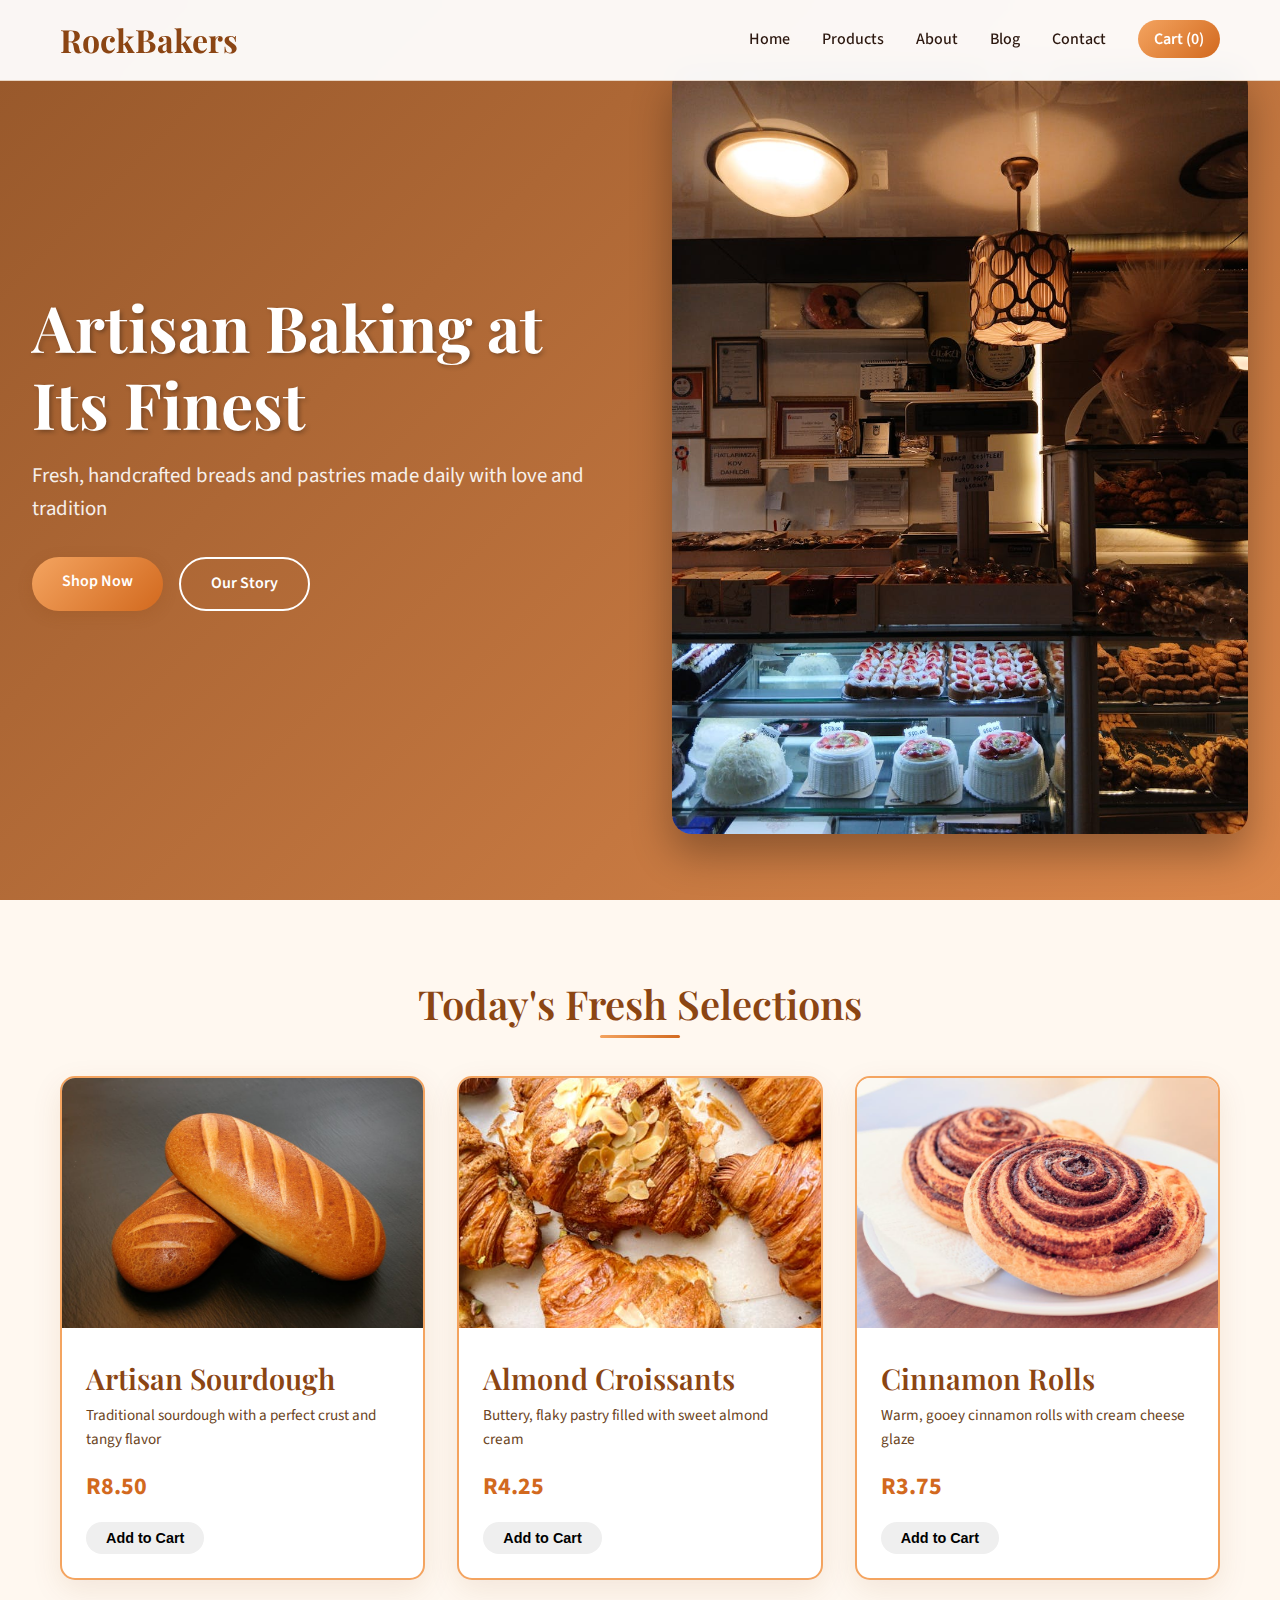
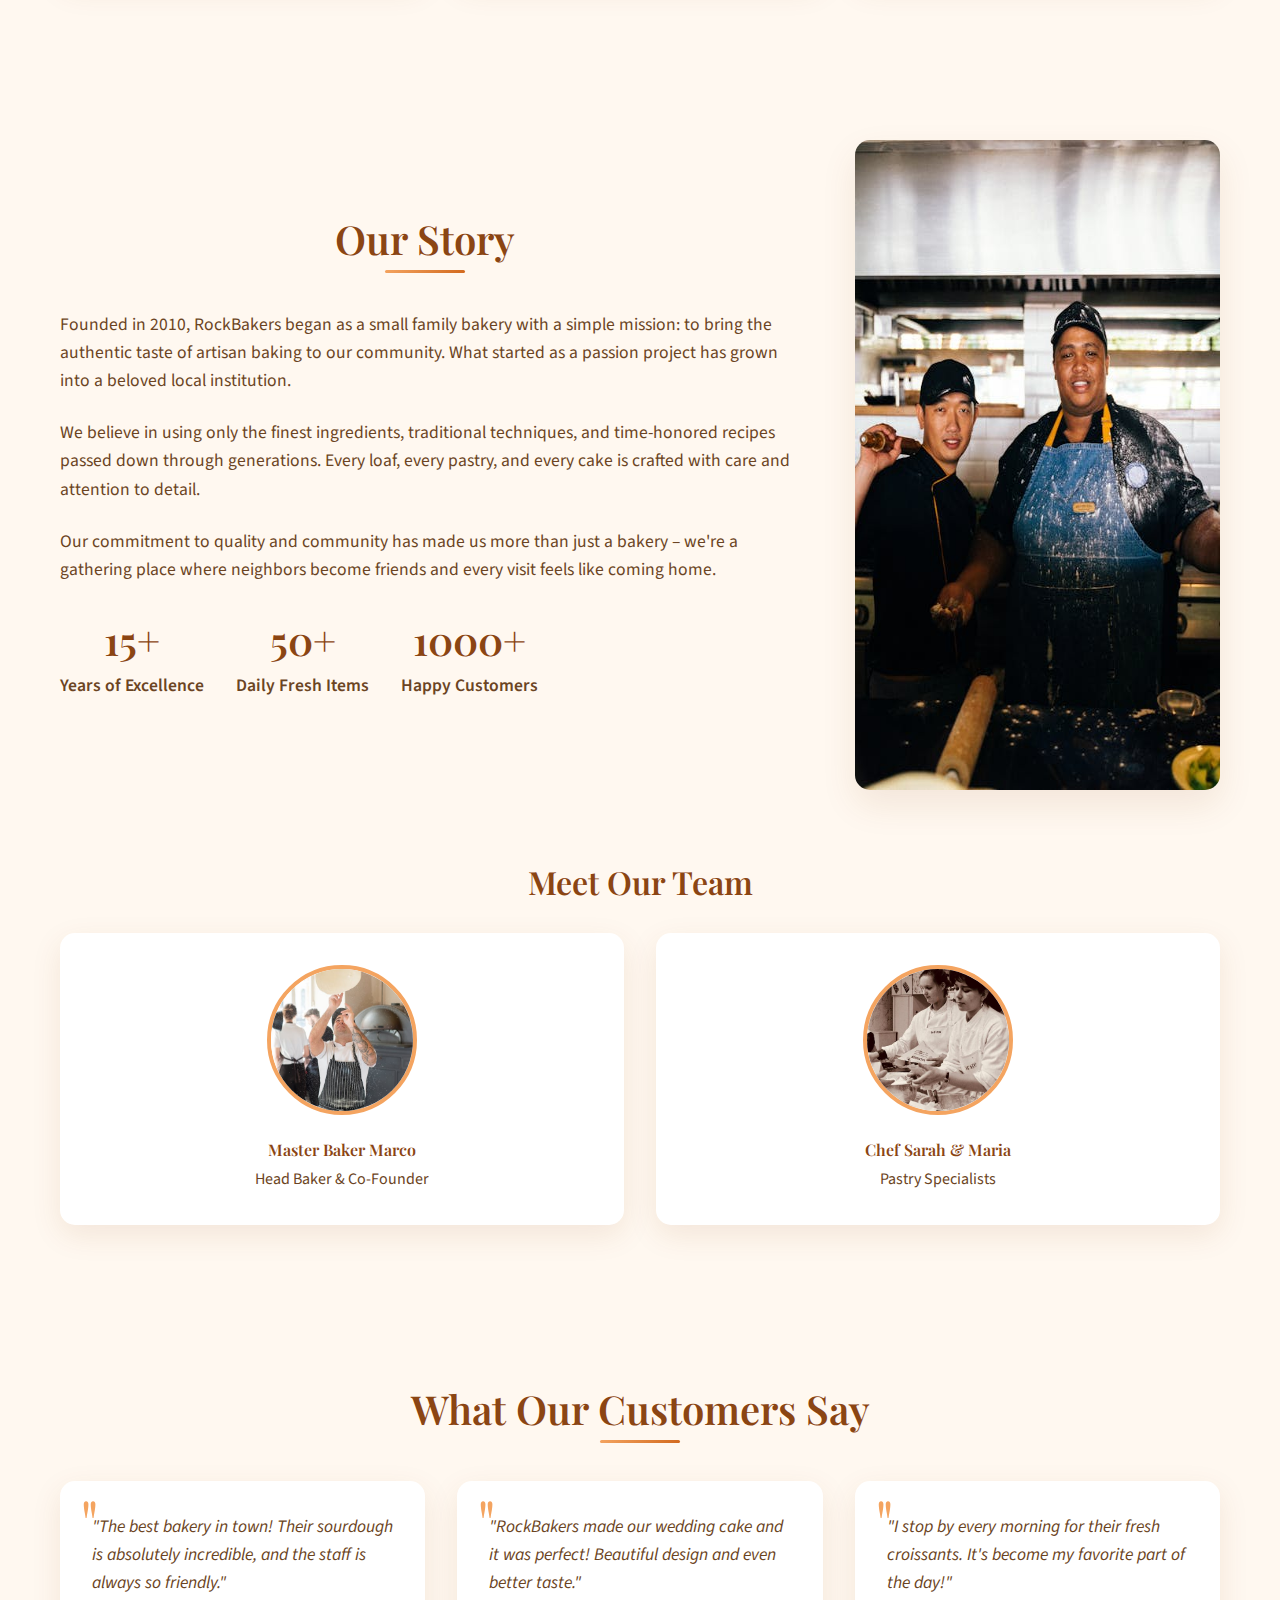
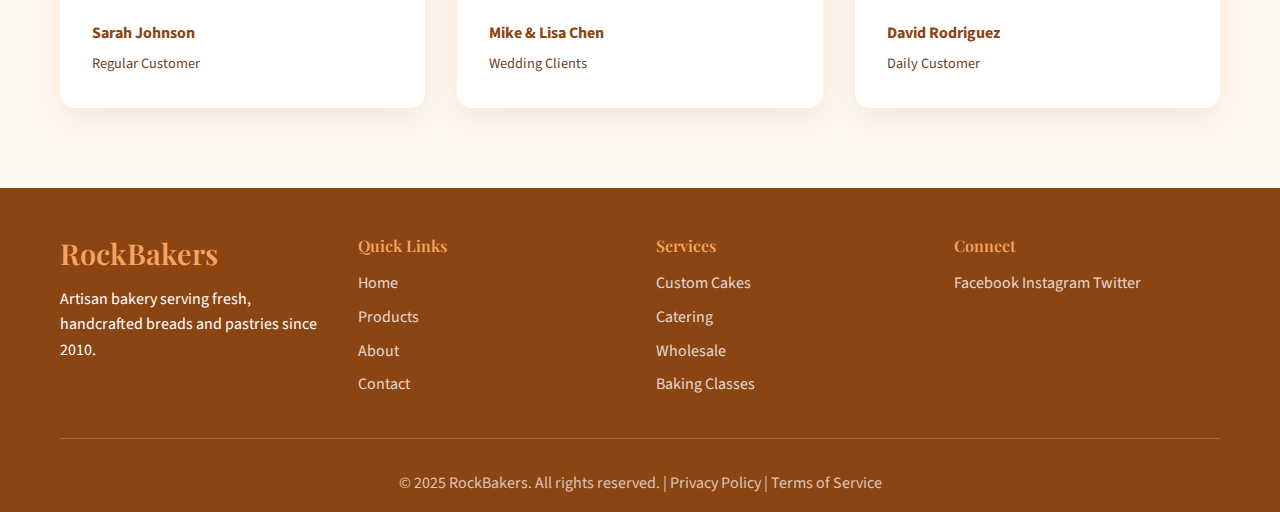
<file: index.html>
<!DOCTYPE html>
<html lang="en">
<head>
  <meta charset="UTF-8">
  <meta name="viewport" content="width=device-width, initial-scale=1.0">
  <title>RockBakers - Artisan Bakery & Fresh Baked Goods</title>
  <meta name="description" content="RockBakers - Premium artisan bakery offering fresh bread, pastries, and custom cakes. Order online for pickup or delivery.">
  <link rel="stylesheet" href="css/styles.css">
  <link href="https://fonts.googleapis.com/css2?family=Playfair+Display:wght@400;600;700&family=Source+Sans+Pro:wght@300;400;600&display=swap" rel="stylesheet">
</head>
<body>
  <!-- Navigation -->
  <nav class="navbar" id="navbar">
    <div class="nav-container">
      <div class="nav-logo">
        <h1>RockBakers</h1>
      </div>
      <ul class="nav-menu" id="nav-menu">
        <li><a href="index.html" class="nav-link">Home</a></li>
        <li><a href="menu.html" class="nav-link">Products</a></li>
        <li><a href="about.html" class="nav-link">About</a></li>
        <li><a href="blog.html" class="nav-link">Blog</a></li>
        <li><a href="contact.html" class="nav-link">Contact</a></li>
        <li><a href="#" class="nav-link cart-link" id="cart-toggle">Cart (<span id="cart-count">0</span>)</a></li>
      </ul>
      <div class="hamburger" id="hamburger">
        <span></span>
        <span></span>
        <span></span>
      </div>
    </div>
  </nav>
  <!-- Hero Section -->
  <section id="home" class="hero">
    <div class="hero-content">
      <h1 class="hero-title">Artisan Baking at Its Finest</h1>
      <p class="hero-subtitle">Fresh, handcrafted breads and pastries made daily with love and tradition</p>
      <div class="hero-buttons">
        <a href="menu.html" class="btn btn-primary">Shop Now</a>
        <a href="about.html" class="btn btn-secondary">Our Story</a>
      </div>
    </div>
    <div class="hero-image">
      <img src="images/pic1.jpeg" alt="Warm bakery interior showcasing a variety of cakes and pastries on display shelves." width="975" height="1300">
    </div>
  </section>

  <!-- Featured Products -->
  <section class="featured-products">
    <div class="container">
      <h2 class="section-title">Today's Fresh Selections</h2>
      <div class="products-grid">
        <div class="product-card featured">
          <img src="images/pic2.jpeg" alt="Close-up of two freshly baked loaves with crispy crust, ideal for food and still life photography." width="975" height="650">
          <div class="product-info">
            <h3>Artisan Sourdough</h3>
            <p>Traditional sourdough with a perfect crust and tangy flavor</p>
            <span class="price">R8.50</span>
            <button class="btn btn-small add-to-cart" data-product="Artisan Sourdough" data-price="8.50">Add to Cart</button>
          </div>
        </div>
        <div class="product-card featured">
          <img src="images/pic3.jpeg" alt="Tempting almond-topped croissants showcasing golden layers." width="488" height="650">
          <div class="product-info">
            <h3>Almond Croissants</h3>
            <p>Buttery, flaky pastry filled with sweet almond cream</p>
            <span class="price">R4.25</span>
            <button class="btn btn-small add-to-cart" data-product="Almond Croissants" data-price="4.25">Add to Cart</button>
          </div>
        </div>
        <div class="product-card featured">
          <img src="images/pic4.jpeg" alt="A close-up view of two freshly baked cinnamon rolls served on a white plate." width="975" height="650">
          <div class="product-info">
            <h3>Cinnamon Rolls</h3>
            <p>Warm, gooey cinnamon rolls with cream cheese glaze</p>
            <span class="price"> R3.75</span>
            <button class="btn btn-small add-to-cart" data-product="Cinnamon Rolls" data-price="3.75">Add to Cart</button>
          </div>
        </div>
      </div>
    </div>
  </section>

  <!-- About page -->
  <section id="about" class="about-section">
    <div class="container">
      <div class="about-content">
        <div class="about-text">
          <h2 class="section-title">Our Story</h2>
          <p>Founded in 2010, RockBakers began as a small family bakery with a simple mission: to bring the authentic taste of artisan baking to our community. What started as a passion project has grown into a beloved local institution.</p>
          <p>We believe in using only the finest ingredients, traditional techniques, and time-honored recipes passed down through generations. Every loaf, every pastry, and every cake is crafted with care and attention to detail.</p>
          <p>Our commitment to quality and community has made us more than just a bakery – we're a gathering place where neighbors become friends and every visit feels like coming home.</p>
          <div class="about-stats">
            <div class="stat">
              <h3>15+</h3>
              <p>Years of Excellence</p>
            </div>
            <div class="stat">
              <h3>50+</h3>
              <p>Daily Fresh Items</p>
            </div>
            <div class="stat">
              <h3>1000+</h3>
              <p>Happy Customers</p>
            </div>
          </div>
        </div>
        <div class="about-image">
          <img src="images/pic11.jpeg" alt="Two chefs smiling and holding a rolling pin in a bustling kitchen setting." width="464" height="650">
        </div>
      </div>
      
      <div class="team-section">
        <h3>Meet Our Team</h3>
        <div class="team-grid">
          <div class="team-member">
            <img src="images/pic12.jpeg" alt="A chef in a traditional Portuguese bakery tosses pizza dough with skill, illuminated by natural daylight." width="434" height="650">
            <h4>Master Baker Marco</h4>
            <p>Head Baker & Co-Founder</p>
          </div>
          <div class="team-member">
            <img src="images/pic13.jpeg" alt="Two female chefs in a busy kitchen preparing meals, captured in a classic black and white style." width="429" height="650">
            <h4>Chef Sarah & Maria</h4>
            <p>Pastry Specialists</p>
          </div>
        </div>
      </div>
    </div>
  </section>
    <!-- Testimonials -->
  <section class="testimonials-section">
    <div class="container">
      <h2 class="section-title">What Our Customers Say</h2>
      <div class="testimonials-grid">
        <div class="testimonial">
          <p>"The best bakery in town! Their sourdough is absolutely incredible, and the staff is always so friendly."</p>
          <div class="testimonial-author">
            <strong>Sarah Johnson</strong>
            <span>Regular Customer</span>
          </div>
        </div>
        <div class="testimonial">
          <p>"RockBakers made our wedding cake and it was perfect! Beautiful design and even better taste."</p>
          <div class="testimonial-author">
            <strong>Mike & Lisa Chen</strong>
            <span>Wedding Clients</span>
          </div>
        </div>
        <div class="testimonial">
          <p>"I stop by every morning for their fresh croissants. It's become my favorite part of the day!"</p>
          <div class="testimonial-author">
            <strong>David Rodriguez</strong>
            <span>Daily Customer</span>
          </div>
        </div>
      </div>
    </div>
  </section>
  
  <!-- Shopping Cart Modal -->
  <div id="cart-modal" class="modal">
    <div class="modal-content">
      <div class="modal-header">
        <h2>Shopping Cart</h2>
        <span class="close" id="close-cart">&times;</span>
      </div>
      <div class="modal-body">
        <div id="cart-items"></div>
        <div class="cart-total">
          <strong>Total: R<span id="cart-total">0.00</span></strong>
        </div>
      </div>
      <div class="modal-footer">
        <button class="btn btn-secondary" id="clear-cart">Clear Cart</button>
        <button class="btn btn-primary" id="checkout">Checkout</button>
      </div>
    </div>
  </div>

   <!-- Footer -->
  <footer class="footer">
    <div class="container">
      <div class="footer-content">
        <div class="footer-section">
          <h3>RockBakers</h3>
          <p>Artisan bakery serving fresh, handcrafted breads and pastries since 2010.</p>
        </div>
        <div class="footer-section">
          <h4>Quick Links</h4>
          <ul>
            <li><a href="index.html">Home</a></li>
            <li><a href="menu.html">Products</a></li>
            <li><a href="about.html">About</a></li>
            <li><a href="contact.html">Contact</a></li>
          </ul>
        </div>
        <div class="footer-section">
          <h4>Services</h4>
          <ul>
            <li><a href="#">Custom Cakes</a></li>
            <li><a href="#">Catering</a></li>
            <li><a href="#">Wholesale</a></li>
            <li><a href="#">Baking Classes</a></li>
          </ul>
        </div>
        <div class="footer-section">
          <h4>Connect</h4>
          <div class="social-links">
            <a href="https://www.facebook.com/lwando.mbokotho">Facebook</a>
            <a href="https://www.instagram.com/mplwando/">Instagram</a>
            <a href="https://x.com/mbokotho">Twitter</a>
          </div>
        </div>
      </div>
      <div class="footer-bottom">
        <p>&copy; 2025 RockBakers. All rights reserved. | Privacy Policy | Terms of Service</p>
      </div>
    </div>
  </footer>
  <script src="js/script.js"></script>
</body>
</html>
</file>
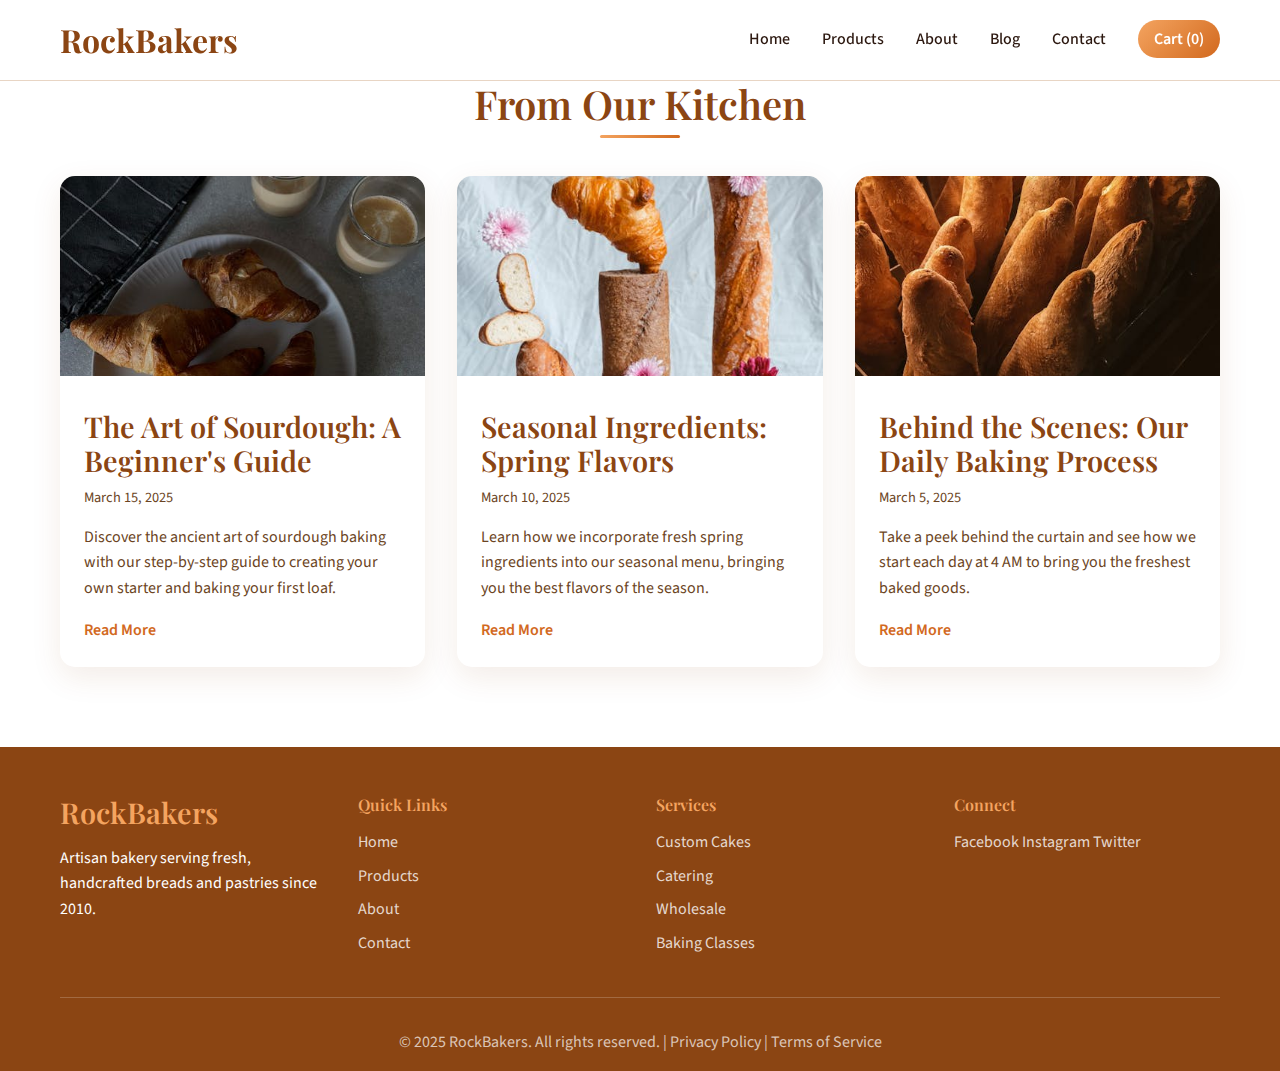
<file: blog.html>
<!DOCTYPE html>
<html lang="en">
<head>
  <meta charset="UTF-8">
  <meta name="viewport" content="width=device-width, initial-scale=1.0">
  <title>RockBakers - Artisan Bakery & Fresh Baked Goods</title>
  <meta name="description" content="RockBakers - Premium artisan bakery offering fresh bread, pastries, and custom cakes. Order online for pickup or delivery.">
  <link rel="stylesheet" href="css/styles.css">
  <link href="https://fonts.googleapis.com/css2?family=Playfair+Display:wght@400;600;700&family=Source+Sans+Pro:wght@300;400;600&display=swap" rel="stylesheet">
</head>
<body>
  <!-- Navigation -->
  <nav class="navbar" id="navbar">
    <div class="nav-container">
      <div class="nav-logo">
        <h1>RockBakers</h1>
      </div>
      <ul class="nav-menu" id="nav-menu">
        <li><a href="index.html" class="nav-link">Home</a></li>
        <li><a href="menu.html" class="nav-link">Products</a></li>
        <li><a href="about.html" class="nav-link">About</a></li>
        <li><a href="blog.html" class="nav-link">Blog</a></li>
        <li><a href="contact.html" class="nav-link">Contact</a></li>
        <li><a href="#" class="nav-link cart-link" id="cart-toggle">Cart (<span id="cart-count">0</span>)</a></li>
      </ul>
      <div class="hamburger" id="hamburger">
        <span></span>
        <span></span>
        <span></span>
      </div>
    </div>
  </nav>
<!-- Blog page -->
  <section id="blog" class="blog-section">
    <div class="container">
      <h2 class="section-title">From Our Kitchen</h2>
      <div class="blog-grid">
        <article class="blog-post">
          <img src="images/pic16.jpeg" alt="Creative arrangement of various breads with flowers against a draped backdrop." width="433" height="650">
          <div class="blog-content">
            <h3>The Art of Sourdough: A Beginner's Guide</h3>
            <p class="blog-date">March 15, 2025</p>
            <p>Discover the ancient art of sourdough baking with our step-by-step guide to creating your own starter and baking your first loaf.</p>
            <a href="#" class="read-more">Read More</a>
          </div>
        </article>
        
        <article class="blog-post">
          <img src="images/pipc14.jpeg" alt="bakery fresh bread pastries" width="488" height="650">
          <div class="blog-content">
            <h3>Seasonal Ingredients: Spring Flavors</h3>
            <p class="blog-date">March 10, 2025</p>
            <p>Learn how we incorporate fresh spring ingredients into our seasonal menu, bringing you the best flavors of the season.</p>
            <a href="#" class="read-more">Read More</a>
          </div>
        </article>
        
        <article class="blog-post">
          <img src="images/pic15.jpeg" alt="Golden baguettes displayed in a bakery, perfect for a delicious breakfast." width="488" height="650">
          <div class="blog-content">
            <h3>Behind the Scenes: Our Daily Baking Process</h3>
            <p class="blog-date">March 5, 2025</p>
            <p>Take a peek behind the curtain and see how we start each day at 4 AM to bring you the freshest baked goods.</p>
            <a href="#" class="read-more">Read More</a>
          </div>
        </article>
      </div>
    </div>
  </section>

    <!-- Shopping Cart Modal -->
  <div id="cart-modal" class="modal">
    <div class="modal-content">
      <div class="modal-header">
        <h2>Shopping Cart</h2>
        <span class="close" id="close-cart">&times;</span>
      </div>
      <div class="modal-body">
        <div id="cart-items"></div>
        <div class="cart-total">
          <strong>Total: R<span id="cart-total">0.00</span></strong>
        </div>
      </div>
      <div class="modal-footer">
        <button class="btn btn-secondary" id="clear-cart">Clear Cart</button>
        <button class="btn btn-primary" id="checkout">Checkout</button>
      </div>
    </div>
  </div>

    <!-- Footer -->
  <footer class="footer">
    <div class="container">
      <div class="footer-content">
        <div class="footer-section">
          <h3>RockBakers</h3>
          <p>Artisan bakery serving fresh, handcrafted breads and pastries since 2010.</p>
        </div>
        <div class="footer-section">
          <h4>Quick Links</h4>
          <ul>
            <li><a href="index.html">Home</a></li>
            <li><a href="menu.html">Products</a></li>
            <li><a href="about.html">About</a></li>
            <li><a href="contact.html">Contact</a></li>
          </ul>
        </div>
        <div class="footer-section">
          <h4>Services</h4>
          <ul>
            <li><a href="#">Custom Cakes</a></li>
            <li><a href="#">Catering</a></li>
            <li><a href="#">Wholesale</a></li>
            <li><a href="#">Baking Classes</a></li>
          </ul>
        </div>
        <div class="footer-section">
          <h4>Connect</h4>
          <div class="social-links">
            <a href="https://www.facebook.com/lwando.mbokotho">Facebook</a>
            <a href="https://www.instagram.com/mplwando/">Instagram</a>
            <a href="https://x.com/mbokotho">Twitter</a>
          </div>
        </div>
      </div>
      <div class="footer-bottom">
        <p>&copy; 2025 RockBakers. All rights reserved. | Privacy Policy | Terms of Service</p>
      </div>
    </div>
  </footer>
  <script src="js/script.js"></script>
</body>
</html>
</file>
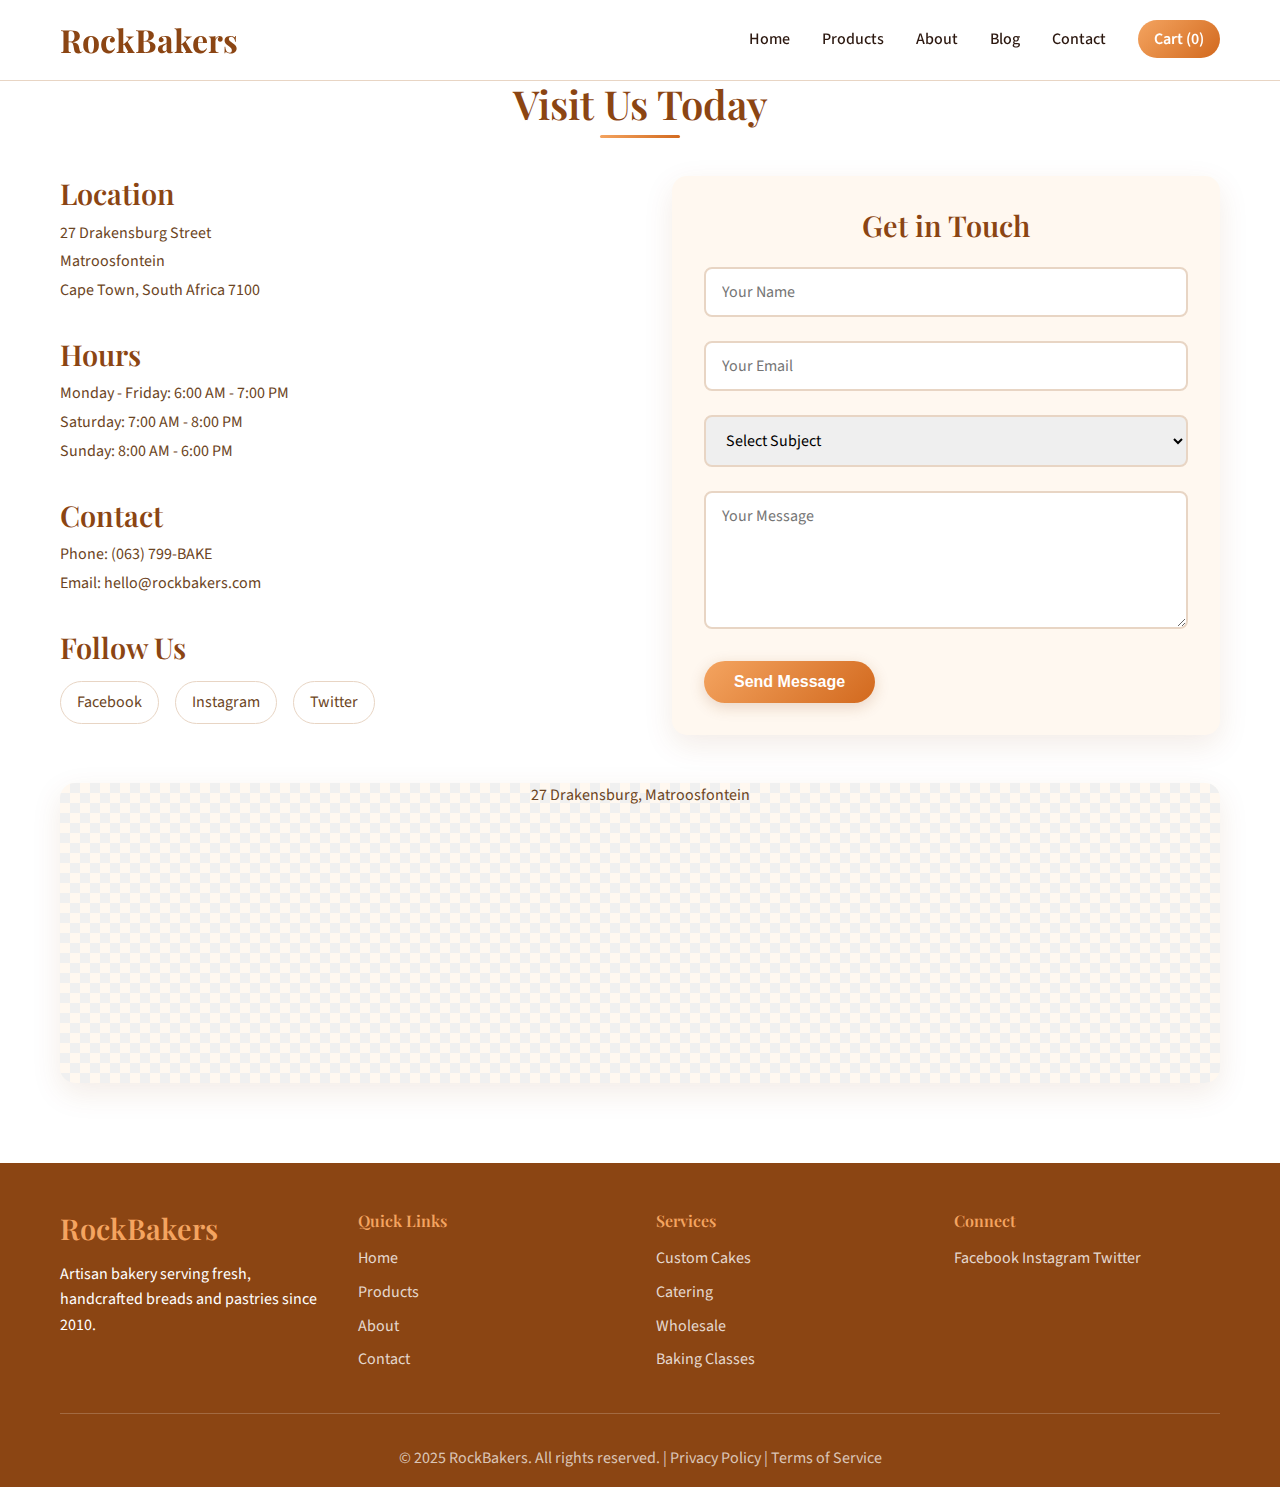
<file: contact.html>
<!DOCTYPE html>
<html lang="en">
<head>
  <meta charset="UTF-8">
  <meta name="viewport" content="width=device-width, initial-scale=1.0">
  <title>RockBakers - Artisan Bakery & Fresh Baked Goods</title>
  <meta name="description" content="RockBakers - Premium artisan bakery offering fresh bread, pastries, and custom cakes. Order online for pickup or delivery.">
  <link rel="stylesheet" href="css/styles.css">
  <link href="https://fonts.googleapis.com/css2?family=Playfair+Display:wght@400;600;700&family=Source+Sans+Pro:wght@300;400;600&display=swap" rel="stylesheet">
</head>
<body>
  <!-- Navigation -->
  <nav class="navbar" id="navbar">
    <div class="nav-container">
      <div class="nav-logo">
        <h1>RockBakers</h1>
      </div>
      <ul class="nav-menu" id="nav-menu">
        <li><a href="index.html" class="nav-link">Home</a></li>
        <li><a href="menu.html" class="nav-link">Products</a></li>
        <li><a href="about.html" class="nav-link">About</a></li>
        <li><a href="blog.html" class="nav-link">Blog</a></li>
        <li><a href="contact.html" class="nav-link">Contact</a></li>
        <li><a href="#" class="nav-link cart-link" id="cart-toggle">Cart (<span id="cart-count">0</span>)</a></li>
      </ul>
      <div class="hamburger" id="hamburger">
        <span></span>
        <span></span>
        <span></span>
      </div>
    </div>
  </nav>

    <!-- Contact page -->
  <section id="contact" class="contact-section">
    <div class="container">
      <h2 class="section-title">Visit Us Today</h2>
      <div class="contact-content">
        <div class="contact-info">
          <div class="contact-item">
            <h3>Location</h3>
            <p>27 Drakensburg Street<br>Matroosfontein<br>Cape Town, South Africa 7100</p>
          </div>
          <div class="contact-item">
            <h3>Hours</h3>
            <p>Monday - Friday: 6:00 AM - 7:00 PM<br>Saturday: 7:00 AM - 8:00 PM<br>Sunday: 8:00 AM - 6:00 PM</p>
          </div>
          <div class="contact-item">
            <h3>Contact</h3>
            <p>Phone: (063) 799-BAKE<br>Email: hello@rockbakers.com</p>
          </div>
          <div class="social-links">
            <h3>Follow Us</h3>
            <div class="social-icons">
              <a href="#" aria-label="Facebook">Facebook</a>
              <a href="#" aria-label="Instagram">Instagram</a>
              <a href="#" aria-label="Twitter">Twitter</a>
            </div>
          </div>
        </div>
        
        <form class="contact-form" id="contact-form">
          <h3>Get in Touch</h3>
          <div class="form-group">
            <input type="text" id="name" name="name" placeholder="Your Name" required>
          </div>
          <div class="form-group">
            <input type="email" id="email" name="email" placeholder="Your Email" required>
          </div>
          <div class="form-group">
            <select id="subject" name="subject" required>
              <option value="">Select Subject</option>
              <option value="general">General Inquiry</option>
              <option value="catering">Catering Services</option>
              <option value="custom">Custom Orders</option>
              <option value="feedback">Feedback</option>
            </select>
          </div>
          <div class="form-group">
            <textarea id="message" name="message" placeholder="Your Message" rows="5" required></textarea>
          </div>
          <button type="submit" class="btn btn-primary">Send Message</button>
        </form>
      </div>
      
      <div class="map-container">
        <div class="map-placeholder">

  
          <p>27 Drakensburg, Matroosfontein</p>
          <iframe src="https://www.google.com/maps/embed?pb=!1m18!1m12!1m3!1d787.4255389955943!2d18.629735197333034!3d-33.96359553469395!2m3!1f0!2f0!3f0!3m2!1i1024!2i768!4f13.1!3m3!1m2!1s0x1dcc4ff04c9a8119%3A0x531ba77e27c377d3!2s27%20Drakensberg%20St%2C%20Matroosfontein%2C%20Cape%20Town%2C%207490!5e1!3m2!1sen!2sza!4v1763532667939!5m2!1sen!2sza" width="600" height="450" style="border:0;" allowfullscreen="" loading="lazy" referrerpolicy="no-referrer-when-downgrade"></iframe>
        </div>
      </div>
    </div>
  </section>

    <!-- Shopping Cart Modal -->
  <div id="cart-modal" class="modal">
    <div class="modal-content">
      <div class="modal-header">
        <h2>Shopping Cart</h2>
        <span class="close" id="close-cart">&times;</span>
      </div>
      <div class="modal-body">
        <div id="cart-items"></div>
        <div class="cart-total">
          <strong>Total: R<span id="cart-total">0.00</span></strong>
        </div>
      </div>
      <div class="modal-footer">
        <button class="btn btn-secondary" id="clear-cart">Clear Cart</button>
        <button class="btn btn-primary" id="checkout">Checkout</button>
      </div>
    </div>
  </div>

   <!-- Footer -->
  <footer class="footer">
    <div class="container">
      <div class="footer-content">
        <div class="footer-section">
          <h3>RockBakers</h3>
          <p>Artisan bakery serving fresh, handcrafted breads and pastries since 2010.</p>
        </div>
        <div class="footer-section">
          <h4>Quick Links</h4>
          <ul>
            <li><a href="index.html">Home</a></li>
            <li><a href="menu.html">Products</a></li>
            <li><a href="about.html">About</a></li>
            <li><a href="contact.html">Contact</a></li>
          </ul>
        </div>
        <div class="footer-section">
          <h4>Services</h4>
          <ul>
            <li><a href="#">Custom Cakes</a></li>
            <li><a href="#">Catering</a></li>
            <li><a href="#">Wholesale</a></li>
            <li><a href="#">Baking Classes</a></li>
          </ul>
        </div>
        <div class="footer-section">
          <h4>Connect</h4>
          <div class="social-links">
            <a href="https://www.facebook.com/lwando.mbokotho">Facebook</a>
            <a href="https://www.instagram.com/mplwando/">Instagram</a>
            <a href="https://x.com/mbokotho">Twitter</a>
          </div>
        </div>
      </div>
      <div class="footer-bottom">
        <p>&copy; 2025 RockBakers. All rights reserved. | Privacy Policy | Terms of Service</p>
      </div>
    </div>
  </footer>
  <script src="js/script.js"></script>
</body>
</html>
</file>
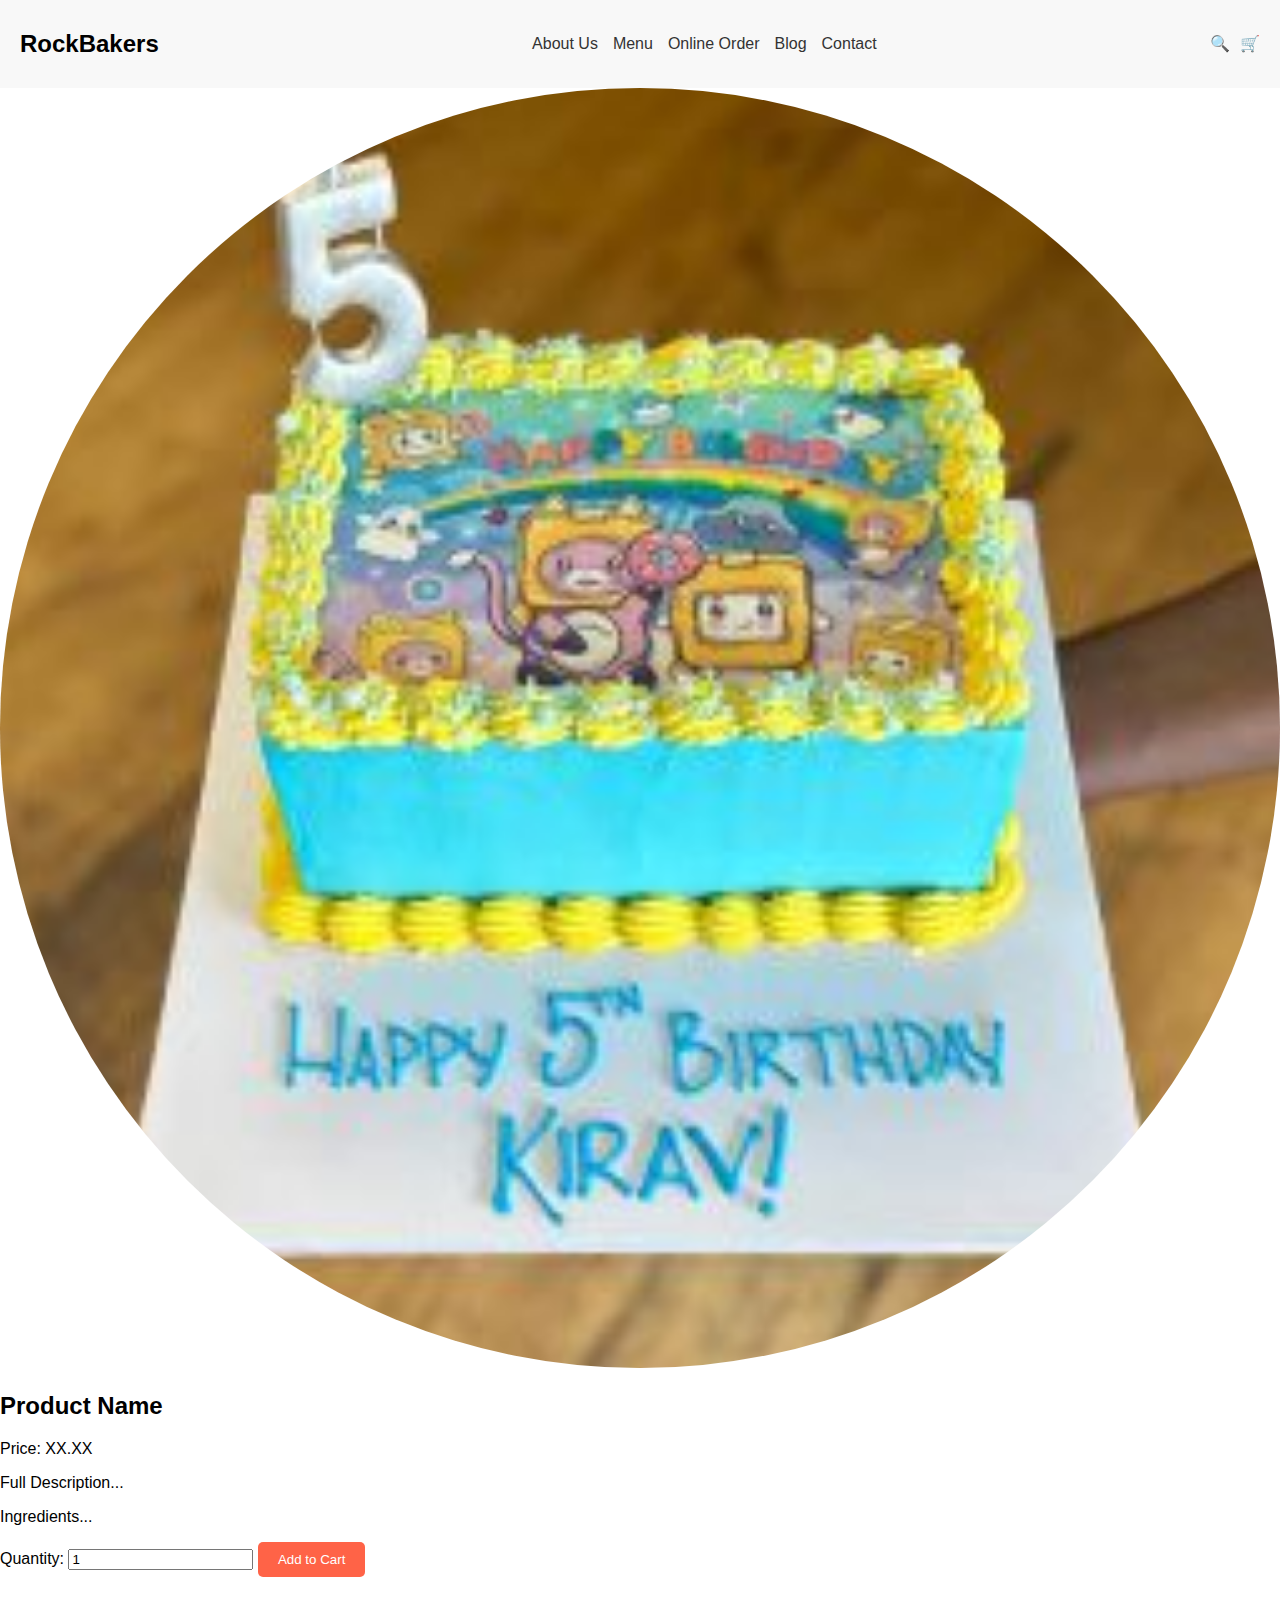
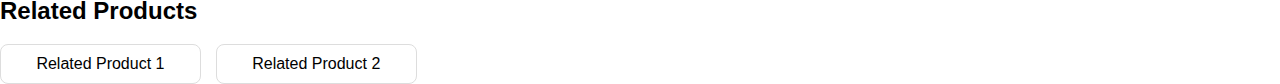
<file: product.html>
<!DOCTYPE html>
<html lang="en">
<head>
    <meta charset="UTF-8">
    <meta name="viewport" content="width=device-width, initial-scale=1.0">
    <link rel="stylesheet" href="styles.css">
    <title>Product Detail</title>
</head>
<body>
    <header>
        <div class = "logo">
                <h2>RockBakers</h2> 
            </div>
        <nav>
            <ul>
                <li><a href="about.html">About Us</a></li>
                <li><a href="menu.html">Menu</a></li>
                <li><a href="order.html">Online Order</a></li>
                <li><a href="blog.html">Blog</a></li>
                <li><a href="contact.html">Contact</a></li>
            </ul>
        </nav>
        <div class="icons">
            <span class="search-icon">🔍</span>
            <span class="cart-icon">🛒</span>
        </div>
    </header>
    <section class="product-detail">
        <div class="product-image-gallery">
            <img src="images/A5-cake2b-1.jpg" alt="Product Image">
        </div>
        <div class="product-info">
            <h2>Product Name</h2>
            <p>Price: XX.XX</p>
            <p>Full Description...</p>
            <p>Ingredients...</p>
            <label for="quantity">Quantity:</label>
            <input type="number" id="quantity" value="1">
            <button class="add-to-cart">Add to Cart</button>
        </div>
        <section class="related-products">
            <h2>Related Products</h2>
            <div class="grid">
                <div class="product-item">Related Product 1</div>
                <div class="product-item">Related Product 2</div>
            </div>
        </section>
    </section>
</body>
</html>
</file>
<file: css/styles.css>
:root {
  --primary-color: #8B4513;
  --secondary-color: #D2691E;
  --accent-color: #F4A460;
  --text-dark: #2C1810;
  --text-light: #6B4423;
  --background-light: #FFF8F0;
  --background-white: #FFFFFF;
  --border-color: #E8D5C4;
  --shadow-light: rgba(139, 69, 19, 0.1);
  --shadow-medium: rgba(139, 69, 19, 0.2);
  --gradient-warm: linear-gradient(135deg, #F4A460 0%, #D2691E 100%);
  --gradient-hero: linear-gradient(135deg, rgba(139, 69, 19, 0.9) 0%, rgba(210, 105, 30, 0.8) 100%);
}

* {
  margin: 0;
  padding: 0;
  box-sizing: border-box;
}

body {
  font-family: 'Source Sans Pro', sans-serif;
  line-height: 1.6;
  color: var(--text-dark);
  background-color: var(--background-white);
}

.container {
  max-width: 1200px;
  margin: 0 auto;
  padding: 0 20px;
}

/* Typography */
h1, h2, h3, h4 {
  font-family: 'Playfair Display', serif;
  font-weight: 600;
  line-height: 1.2;
}

h1 {
  font-size: 3.5rem;
  font-weight: 700;
}

h2 {
  font-size: 2.5rem;
  margin-bottom: 2rem;
}

h3 {
  font-size: 1.8rem;
  margin-bottom: 1rem;
}

.section-title {
  text-align: center;
  color: var(--primary-color);
  position: relative;
  margin-bottom: 3rem;
}

.section-title::after {
  content: '';
  position: absolute;
  bottom: -10px;
  left: 50%;
  transform: translateX(-50%);
  width: 80px;
  height: 3px;
  background: var(--gradient-warm);
  border-radius: 2px;
}

/* Navigation */
.navbar {
  position: fixed;
  top: 0;
  width: 100%;
  background: rgba(255, 255, 255, 0.95);
  backdrop-filter: blur(10px);
  z-index: 1000;
  transition: all 0.3s ease;
  border-bottom: 1px solid var(--border-color);
}

.navbar.scrolled {
  background: rgba(255, 255, 255, 0.98);
  box-shadow: 0 2px 20px var(--shadow-light);
}

.nav-container {
  max-width: 1200px;
  margin: 0 auto;
  padding: 0 20px;
  display: flex;
  justify-content: space-between;
  align-items: center;
  height: 80px;
}

.nav-logo h1 {
  font-size: 2rem;
  color: var(--primary-color);
  font-weight: 700;
}

.nav-menu {
  display: flex;
  list-style: none;
  gap: 2rem;
  align-items: center;
}

.nav-link {
  text-decoration: none;
  color: var(--text-dark);
  font-weight: 500;
  transition: color 0.3s ease;
  position: relative;
}

.nav-link:hover {
  color: var(--primary-color);
}

.nav-link::after {
  content: '';
  position: absolute;
  bottom: -5px;
  left: 0;
  width: 0;
  height: 2px;
  background: var(--gradient-warm);
  transition: width 0.3s ease;
}

.nav-link:hover::after {
  width: 100%;
}

.cart-link {
  background: var(--gradient-warm);
  color: white !important;
  padding: 8px 16px;
  border-radius: 25px;
  font-weight: 600;
}

.cart-link::after {
  display: none;
}

.hamburger {
  display: none;
  flex-direction: column;
  cursor: pointer;
}

.hamburger span {
  width: 25px;
  height: 3px;
  background: var(--primary-color);
  margin: 3px 0;
  transition: 0.3s;
}

/* Hero Section */
.hero {
  min-height: 100vh;
  display: flex;
  align-items: center;
  background: var(--gradient-hero);
  position: relative;
  overflow: hidden;
}

.hero::before {
  content: '';
  position: absolute;
  top: 0;
  left: 0;
  right: 0;
  bottom: 0;
  background: url('https://images.pexels.com/photos/8808768/pexels-photo-8808768.jpeg?auto=compress&cs=tinysrgb&dpr=2&h=650&w=940') center/cover;
  opacity: 0.3;
  z-index: -1;
}

.hero-content {
  flex: 1;
  padding: 2rem;
  color: white;
  z-index: 2;
}

.hero-title {
  font-size: 4rem;
  margin-bottom: 1rem;
  text-shadow: 2px 2px 4px rgba(0,0,0,0.3);
  animation: fadeInUp 1s ease;
}

.hero-subtitle {
  font-size: 1.3rem;
  margin-bottom: 2rem;
  opacity: 0.9;
  animation: fadeInUp 1s ease 0.2s both;
}

.hero-buttons {
  display: flex;
  gap: 1rem;
  animation: fadeInUp 1s ease 0.4s both;
}

.hero-image {
  flex: 1;
  display: flex;
  justify-content: center;
  align-items: center;
  padding: 2rem;
}

.hero-image img {
  max-width: 100%;
  height: auto;
  border-radius: 20px;
  box-shadow: 0 20px 40px rgba(0,0,0,0.3);
  animation: fadeInRight 1s ease 0.6s both;
}

/* Buttons */
.btn {
  display: inline-block;
  padding: 12px 30px;
  text-decoration: none;
  border-radius: 30px;
  font-weight: 600;
  text-align: center;
  transition: all 0.3s ease;
  border: none;
  cursor: pointer;
  font-size: 1rem;
}

.btn-primary {
  background: var(--gradient-warm);
  color: white;
  box-shadow: 0 4px 15px var(--shadow-medium);
}

.btn-primary:hover {
  transform: translateY(-2px);
  box-shadow: 0 6px 20px var(--shadow-medium);
}

.btn-secondary {
  background: transparent;
  color: white;
  border: 2px solid white;
}

.btn-secondary:hover {
  background: white;
  color: var(--primary-color);
}

.btn-small {
  padding: 8px 20px;
  font-size: 0.9rem;
}

/* Featured Products */
.featured-products {
  padding: 5rem 0;
  background: var(--background-light);
}

.products-grid {
  display: grid;
  grid-template-columns: repeat(auto-fit, minmax(300px, 1fr));
  gap: 2rem;
  margin-top: 2rem;
}

.product-card {
  background: white;
  border-radius: 15px;
  overflow: hidden;
  box-shadow: 0 10px 30px var(--shadow-light);
  transition: all 0.3s ease;
  position: relative;
}

.product-card:hover {
  transform: translateY(-10px);
  box-shadow: 0 20px 40px var(--shadow-medium);
}

.product-card.featured {
  border: 2px solid var(--accent-color);
}

.product-card img {
  width: 100%;
  height: 250px;
  object-fit: cover;
  transition: transform 0.3s ease;
}

.product-card:hover img {
  transform: scale(1.05);
}

.product-info {
  padding: 1.5rem;
}

.product-info h3 {
  color: var(--primary-color);
  margin-bottom: 0.5rem;
}

.product-info p {
  color: var(--text-light);
  margin-bottom: 1rem;
  font-size: 0.95rem;
}

.price {
  font-size: 1.5rem;
  font-weight: 700;
  color: var(--secondary-color);
  display: block;
  margin-bottom: 1rem;
}

/* Products Section */
.products-section {
  padding: 5rem 0;
}

.product-categories {
  display: flex;
  justify-content: center;
  gap: 1rem;
  margin-bottom: 3rem;
  flex-wrap: wrap;
}

.category-btn {
  padding: 10px 25px;
  background: transparent;
  border: 2px solid var(--border-color);
  border-radius: 25px;
  color: var(--text-light);
  cursor: pointer;
  transition: all 0.3s ease;
  font-weight: 500;
}

.category-btn.active,
.category-btn:hover {
  background: var(--gradient-warm);
  color: white;
  border-color: transparent;
}

/* About Section */
.about-section {
  padding: 5rem 0;
  background: var(--background-light);
}

.about-content {
  display: grid;
  grid-template-columns: 2fr 1fr;
  gap: 4rem;
  align-items: center;
  margin-bottom: 4rem;
}

.about-text p {
  margin-bottom: 1.5rem;
  font-size: 1.1rem;
  color: var(--text-light);
}

.about-stats {
  display: flex;
  gap: 2rem;
  margin-top: 2rem;
}

.stat {
  text-align: center;
}

.stat h3 {
  font-size: 2.5rem;
  color: var(--primary-color);
  margin-bottom: 0.5rem;
}

.stat p {
  color: var(--text-light);
  font-weight: 600;
}

.about-image img {
  width: 100%;
  border-radius: 15px;
  box-shadow: 0 15px 35px var(--shadow-light);
}

.team-section {
  text-align: center;
}

.team-section h3 {
  font-size: 2rem;
  color: var(--primary-color);
  margin-bottom: 2rem;
}

.team-grid {
  display: grid;
  grid-template-columns: repeat(auto-fit, minmax(250px, 1fr));
  gap: 2rem;
}

.team-member {
  background: white;
  padding: 2rem;
  border-radius: 15px;
  box-shadow: 0 10px 30px var(--shadow-light);
  transition: transform 0.3s ease;
}

.team-member:hover {
  transform: translateY(-5px);
}

.team-member img {
  width: 150px;
  height: 150px;
  border-radius: 50%;
  object-fit: cover;
  margin-bottom: 1rem;
  border: 4px solid var(--accent-color);
}

.team-member h4 {
  color: var(--primary-color);
  margin-bottom: 0.5rem;
}

.team-member p {
  color: var(--text-light);
}

/* Blog Section */
.blog-section {
  padding: 5rem 0;
}

.blog-grid {
  display: grid;
  grid-template-columns: repeat(auto-fit, minmax(350px, 1fr));
  gap: 2rem;
}

.blog-post {
  background: white;
  border-radius: 15px;
  overflow: hidden;
  box-shadow: 0 10px 30px var(--shadow-light);
  transition: transform 0.3s ease;
}

.blog-post:hover {
  transform: translateY(-5px);
}

.blog-post img {
  width: 100%;
  height: 200px;
  object-fit: cover;
}

.blog-content {
  padding: 1.5rem;
}

.blog-content h3 {
  color: var(--primary-color);
  margin-bottom: 0.5rem;
}

.blog-date {
  color: var(--text-light);
  font-size: 0.9rem;
  margin-bottom: 1rem;
}

.blog-content p {
  color: var(--text-light);
  margin-bottom: 1rem;
}

.read-more {
  color: var(--secondary-color);
  text-decoration: none;
  font-weight: 600;
  transition: color 0.3s ease;
}

.read-more:hover {
  color: var(--primary-color);
}

/* Testimonials */
.testimonials-section {
  padding: 5rem 0;
  background: var(--background-light);
}

.testimonials-grid {
  display: grid;
  grid-template-columns: repeat(auto-fit, minmax(300px, 1fr));
  gap: 2rem;
}

.testimonial {
  background: white;
  padding: 2rem;
  border-radius: 15px;
  box-shadow: 0 10px 30px var(--shadow-light);
  position: relative;
}

.testimonial::before {
  content: '"';
  position: absolute;
  top: -10px;
  left: 20px;
  font-size: 4rem;
  color: var(--accent-color);
  font-family: 'Playfair Display', serif;
}

.testimonial p {
  font-style: italic;
  margin-bottom: 1.5rem;
  color: var(--text-light);
  font-size: 1.1rem;
}

.testimonial-author strong {
  color: var(--primary-color);
  display: block;
  margin-bottom: 0.25rem;
}

.testimonial-author span {
  color: var(--text-light);
  font-size: 0.9rem;
}

/* Contact Section */
.contact-section {
  padding: 5rem 0;
}

.contact-content {
  display: grid;
  grid-template-columns: 1fr 1fr;
  gap: 4rem;
  margin-bottom: 3rem;
}

.contact-item {
  margin-bottom: 2rem;
}

.contact-item h3 {
  color: var(--primary-color);
  margin-bottom: 0.5rem;
}

.contact-item p {
  color: var(--text-light);
  line-height: 1.8;
}

.social-links h3 {
  color: var(--primary-color);
  margin-bottom: 1rem;
}

.social-icons {
  display: flex;
  gap: 1rem;
}

.social-icons a {
  color: var(--text-light);
  text-decoration: none;
  padding: 8px 16px;
  border: 1px solid var(--border-color);
  border-radius: 25px;
  transition: all 0.3s ease;
}

.social-icons a:hover {
  background: var(--gradient-warm);
  color: white;
  border-color: transparent;
}

.contact-form {
  background: var(--background-light);
  padding: 2rem;
  border-radius: 15px;
  box-shadow: 0 10px 30px var(--shadow-light);
}

.contact-form h3 {
  color: var(--primary-color);
  margin-bottom: 1.5rem;
  text-align: center;
}

.form-group {
  margin-bottom: 1.5rem;
}

.form-group input,
.form-group select,
.form-group textarea {
  width: 100%;
  padding: 12px 16px;
  border: 2px solid var(--border-color);
  border-radius: 8px;
  font-size: 1rem;
  transition: border-color 0.3s ease;
  font-family: inherit;
}

.form-group input:focus,
.form-group select:focus,
.form-group textarea:focus {
  outline: none;
  border-color: var(--secondary-color);
}

.form-group textarea {
  resize: vertical;
  min-height: 120px;
}

.map-container {
  background: var(--background-light);
  border-radius: 15px;
  overflow: hidden;
  box-shadow: 0 10px 30px var(--shadow-light);
}

.map-placeholder {
  height: 300px;
  display: flex;
  flex-direction: column;
  justify-content: center;
  align-items: center;
  color: var(--text-light);
  background: linear-gradient(45deg, #f0f0f0 25%, transparent 25%), 
              linear-gradient(-45deg, #f0f0f0 25%, transparent 25%), 
              linear-gradient(45deg, transparent 75%, #f0f0f0 75%), 
              linear-gradient(-45deg, transparent 75%, #f0f0f0 75%);
  background-size: 20px 20px;
  background-position: 0 0, 0 10px, 10px -10px, -10px 0px;
}

/* Modal */
.modal {
  display: none;
  position: fixed;
  z-index: 2000;
  left: 0;
  top: 0;
  width: 100%;
  height: 100%;
  background-color: rgba(0,0,0,0.5);
  backdrop-filter: blur(5px);
}

.modal-content {
  background-color: white;
  margin: 5% auto;
  padding: 0;
  border-radius: 15px;
  width: 90%;
  max-width: 600px;
  box-shadow: 0 20px 60px rgba(0,0,0,0.3);
  animation: modalSlideIn 0.3s ease;
}

.modal-header {
  padding: 1.5rem 2rem;
  border-bottom: 1px solid var(--border-color);
  display: flex;
  justify-content: space-between;
  align-items: center;
}

.modal-header h2 {
  margin: 0;
  color: var(--primary-color);
}

.close {
  font-size: 2rem;
  font-weight: bold;
  cursor: pointer;
  color: var(--text-light);
  transition: color 0.3s ease;
}

.close:hover {
  color: var(--primary-color);
}

.modal-body {
  padding: 2rem;
  max-height: 400px;
  overflow-y: auto;
}

.cart-item {
  display: flex;
  justify-content: space-between;
  align-items: center;
  padding: 1rem 0;
  border-bottom: 1px solid var(--border-color);
}

.cart-item:last-child {
  border-bottom: none;
}

.cart-item-info h4 {
  margin: 0 0 0.5rem 0;
  color: var(--primary-color);
}

.cart-item-price {
  font-weight: 600;
  color: var(--secondary-color);
}

.cart-total {
  text-align: center;
  padding: 1rem 0;
  font-size: 1.2rem;
  color: var(--primary-color);
}

.modal-footer {
  padding: 1.5rem 2rem;
  border-top: 1px solid var(--border-color);
  display: flex;
  gap: 1rem;
  justify-content: flex-end;
}

/* Footer */
.footer {
  background: var(--primary-color);
  color: white;
  padding: 3rem 0 1rem;
}

.footer-content {
  display: grid;
  grid-template-columns: repeat(auto-fit, minmax(250px, 1fr));
  gap: 2rem;
  margin-bottom: 2rem;
}

.footer-section h3,
.footer-section h4 {
  margin-bottom: 1rem;
  color: var(--accent-color);
}

.footer-section ul {
  list-style: none;
}

.footer-section ul li {
  margin-bottom: 0.5rem;
}

.footer-section a {
  color: rgba(255,255,255,0.8);
  text-decoration: none;
  transition: color 0.3s ease;
}

.footer-section a:hover {
  color: var(--accent-color);
}

.footer-bottom {
  text-align: center;
  padding-top: 2rem;
  border-top: 1px solid rgba(255,255,255,0.2);
  color: rgba(255,255,255,0.7);
}

/* Animations */
@keyframes fadeInUp {
  from {
    opacity: 0;
    transform: translateY(30px);
  }
  to {
    opacity: 1;
    transform: translateY(0);
  }
}

@keyframes fadeInRight {
  from {
    opacity: 0;
    transform: translateX(30px);
  }
  to {
    opacity: 1;
    transform: translateX(0);
  }
}

@keyframes modalSlideIn {
  from {
    opacity: 0;
    transform: translateY(-50px);
  }
  to {
    opacity: 1;
    transform: translateY(0);
  }
}

/* Responsive Design */
@media (max-width: 768px) {
  .hamburger {
    display: flex;
  }
  
  .nav-menu {
    position: fixed;
    left: -100%;
    top: 80px;
    flex-direction: column;
    background-color: white;
    width: 100%;
    text-align: center;
    transition: 0.3s;
    box-shadow: 0 10px 27px rgba(0,0,0,0.05);
    padding: 2rem 0;
  }
  
  .nav-menu.active {
    left: 0;
  }
  
  .hero {
    flex-direction: column;
    text-align: center;
    padding: 100px 20px 50px;
  }
  
  .hero-title {
    font-size: 2.5rem;
  }
  
  .hero-buttons {
    justify-content: center;
    flex-wrap: wrap;
  }
  
  .about-content {
    grid-template-columns: 1fr;
    gap: 2rem;
  }
  
  .about-stats {
    justify-content: center;
  }
  
  .contact-content {
    grid-template-columns: 1fr;
    gap: 2rem;
  }
  
  .products-grid {
    grid-template-columns: 1fr;
  }
  
  .blog-grid {
    grid-template-columns: 1fr;
  }
  
  .testimonials-grid {
    grid-template-columns: 1fr;
  }
  
  .product-categories {
    justify-content: center;
  }
  
  .category-btn {
    font-size: 0.9rem;
    padding: 8px 20px;
  }
  
  h1 {
    font-size: 2.5rem;
  }
  
  h2 {
    font-size: 2rem;
  }
  
  .modal-content {
    width: 95%;
    margin: 10% auto;
  }
}

@media (max-width: 480px) {
  .container {
    padding: 0 15px;
  }
  
  .hero-title {
    font-size: 2rem;
  }
  
  .hero-subtitle {
    font-size: 1.1rem;
  }
  
  .btn {
    padding: 10px 20px;
    font-size: 0.9rem;
  }
  
  .product-card {
    margin: 0 10px;
  }
  
  .team-grid {
    grid-template-columns: 1fr;
  }
  
  .about-stats {
    flex-direction: column;
    gap: 1rem;
  }
  
  .social-icons {
    flex-wrap: wrap;
    justify-content: center;
  }
  
  .modal-footer {
    flex-direction: column;
  }
}

/* Smooth scrolling */
html {
  scroll-behavior: smooth;
}

/* Loading states */
.loading {
  opacity: 0.7;
  pointer-events: none;
}

/* Focus styles for accessibility */
button:focus,
input:focus,
select:focus,
textarea:focus,
a:focus {
  outline: 2px solid var(--secondary-color);
  outline-offset: 2px;
}

/* High contrast mode support */
@media (prefers-contrast: high) {
  :root {
    --shadow-light: rgba(0, 0, 0, 0.3);
    --shadow-medium: rgba(0, 0, 0, 0.5);
  }
}

/* Reduced motion support */
@media (prefers-reduced-motion: reduce) {
  * {
    animation-duration: 0.01ms !important;
    animation-iteration-count: 1 !important;
    transition-duration: 0.01ms !important;
  }
}
</file>
<file: styles.css>
body {
    font-family: Arial, sans-serif;
    margin: 0;
    padding: 0;
    
}

header {
    display: flex;
    justify-content: space-between;
    align-items: center;
    background-color: #f8f8f8;
    padding: 10px 20px;
}

nav ul {
    list-style: none;
    display: flex;
    gap: 15px;
}

nav a {
    text-decoration: none;
    color: #333;
}

.icons {
    display: flex;
    gap: 10px;
}

.hero {
    position: relative;
}

.hero img {
    width: 100%;
    height: auto;
}

.cta {
    position: absolute;
    top: 50%;
    left: 50%;
    transform: translate(-50%, -50%);
    color: white;
    text-align: center;
}

.featured-products, .our-story, .testimonials {
    padding: 20px;
}

.grid {
    display: grid;
    grid-template-columns: repeat(auto-fill, minmax(200px, 1fr));
    gap: 15px;
}

.product-item {
    border: 1px solid #ddd;
    border-radius: 8px;
    padding: 10px;
    text-align: center;
    transition: transform 0.3s;
}

.product-item:hover {
    transform: scale(1.05);
}

.product-image-gallery img {
    border-radius: 50%;
    width: 100%;
    height: auto;
}

.add-to-cart {
    background-color: #ff6347;
    color: white;
    border: none;
    padding: 10px 20px;
    border-radius: 5px;
    cursor: pointer;
}

.add-to-cart:hover {
    background-color: #ff4500;
}

footer {
    background-color: #f8f8f8;
    padding: 10px;
    text-align: center;
}
</file>
